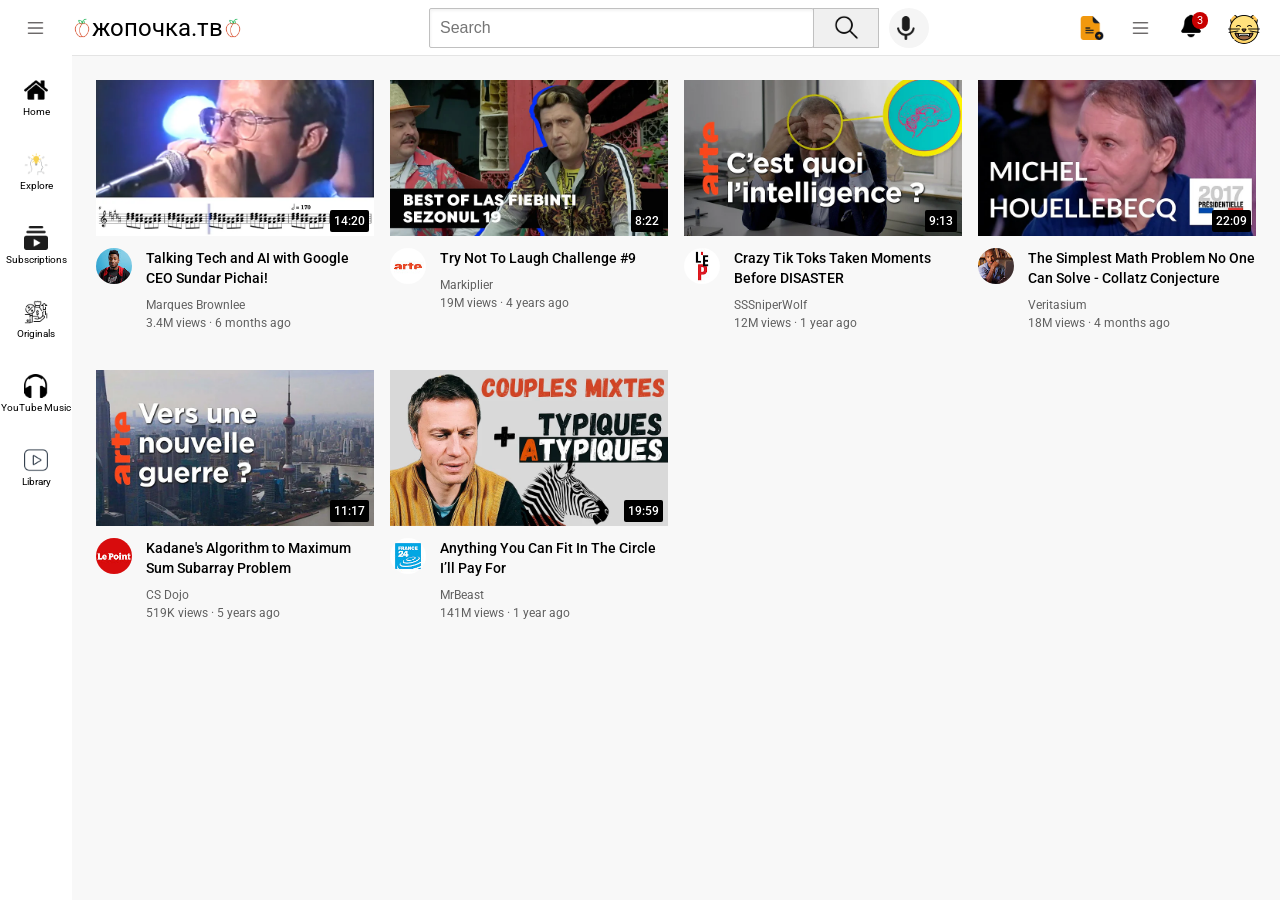
<file: index.html>
<!DOCTYPE html>
<html>
  <head>
    <title>жопочка.тв</title>

    <link rel="preconnect" href="https://fonts.googleapis.com">
    <link rel="preconnect" href="https://fonts.gstatic.com" crossorigin>
    <link href="https://fonts.googleapis.com/css2?family=Roboto:wght@400;500;700&display=swap" rel="stylesheet">

    <link rel="stylesheet" href="styles/general.css">
    <link rel="stylesheet" href="styles/header.css">
    <link rel="stylesheet" href="styles/video.css">
    <link rel="stylesheet" href="styles/sidebar.css">
  </head>
  <body>
    <header class="header">
      <div class="left-section">
        <img class="hamburger-menu" src="icons/hamburger.png">
        <img class="youtube-logo" src="icons/peach.png">
        <p class="title">жопочка.тв</p>
        <img class="youtube-logo" src="icons/peach.png">
      </div>
      <div class="middle-section">
        <input class="search-bar" type="text" placeholder="Search">
        <button class="search-button">
          <img class="search-icon" src="icons/search.png">
          <div class="tooltip">Search</div>
        </button>
        <!-- Put position absolute inside position relative -->
        <button class="voice-search-button">
          <img class="voice-search-icon" src="icons/voice.png">
          <div class="tooltip">Search with your voice</div>
        </button>
      </div>
      <div class="right-section">
        <div class="upload-icon-container">
          <img class="upload-icon" src="icons/upload.png">
          <div class="tooltip">Create</div>
        </div>
        <img class="youtube-apps-icon" src="icons/hamburger.png">
        <div class="notifications-icon-container">
          <img class="notifications-icon" src="icons/notification.png">
          <div class="notifications-count">3</div>
        </div>
        <img class="current-user-picture" src="icons/cat.png">
      </div>
    </header>

    <nav class="sidebar">
      <div class="sidebar-link">
        <img src="icons/home.png">
        <div>Home</div>
      </div>
      <div class="sidebar-link">
        <img src="icons/explore.png">
        <div>Explore</div>
      </div>
      <div class="sidebar-link">
        <img src="icons/subscriptions.png">
        <div>Subscriptions</div>
      </div>
      <div class="sidebar-link">
        <img src="icons/sell.png">
        <div>Originals</div>
      </div>
      <div class="sidebar-link">
        <img src="icons/music.png">
        <div>YouTube Music</div>
      </div>
      <div class="sidebar-link">
        <img src="icons/youtube.png">
        <div>Library</div>
      </div>
    </nav>

    <main>
      <section class="video-grid">
        <div class="video-preview">
          <div class="thumbnail-row">
            <img class="thumbnail" src="thumbnails/thumbnail-1.webp">
            <div class="video-time">14:20</div>
          </div>
          <div class="video-info-grid">
            <div class="channel-picture">
              <img class="profile-picture" src="channel-pictures/channel-1.jpeg">
            </div>
            <div class="video-info">
              <p class="video-title">
                Talking Tech and AI with Google CEO Sundar Pichai!
              </p>
              <p class="video-author">
                Marques Brownlee
              </p>
              <p class="video-stats">
                3.4M views &#183; 6 months ago
              </p>
            </div>
          </div>
        </div>

        <div class="video-preview">
          <div class="thumbnail-row">
            <img class="thumbnail" src="thumbnails/thumbnail-2.webp">
            <div class="video-time">8:22</div>
          </div>
          <div class="video-info-grid">
            <div class="channel-picture">
              <img class="profile-picture" src="channel-pictures/channel-2.jpeg">
            </div>
            <div class="video-info">
              <p class="video-title">
                Try Not To Laugh Challenge #9
              </p>
              <p class="video-author">
                Markiplier
              </p>
              <p class="video-stats">
                19M views &#183; 4 years ago
              </p>
            </div>
          </div>
        </div>

        <div class="video-preview">
          <div class="thumbnail-row">
            <img class="thumbnail" src="thumbnails/thumbnail-3.webp">
            <div class="video-time">9:13</div>
          </div>
          <div class="video-info-grid">
            <div class="channel-picture">
              <img class="profile-picture" src="channel-pictures/channel-3.jpeg">
            </div>
            <div class="video-info">
              <p class="video-title">
                Crazy Tik Toks Taken Moments Before DISASTER
              </p>
              <p class="video-author">
                SSSniperWolf
              </p>
              <p class="video-stats">
                12M views &#183; 1 year ago
              </p>
            </div>
          </div>
        </div>

        <div class="video-preview">
          <div class="thumbnail-row">
            <img class="thumbnail" src="thumbnails/thumbnail-4.webp">
            <div class="video-time">22:09</div>
          </div>
          <div class="video-info-grid">
            <div class="channel-picture">
              <img class="profile-picture" src="channel-pictures/channel-4.jpeg">
            </div>
            <div class="video-info">
              <p class="video-title">
                The Simplest Math Problem No One Can Solve - Collatz Conjecture
              </p>
              <p class="video-author">
                Veritasium
              </p>
              <p class="video-stats">
                18M views &#183; 4 months ago
              </p>
            </div>
          </div>
        </div>

        <div class="video-preview">
          <div class="thumbnail-row">
            <img class="thumbnail" src="thumbnails/thumbnail-5.webp">
            <div class="video-time">11:17</div>
          </div>
          <div class="video-info-grid">
            <div class="channel-picture">
              <img class="profile-picture" src="channel-pictures/channel-5.jpeg">
            </div>
            <div class="video-info">
              <p class="video-title">
                Kadane's Algorithm to Maximum Sum Subarray Problem
              </p>
              <p class="video-author">
                CS Dojo
              </p>
              <p class="video-stats">
                519K views &#183; 5 years ago
              </p>
            </div>
          </div>
        </div>

        <div class="video-preview">
          <div class="thumbnail-row">
            <img class="thumbnail" src="thumbnails/thumbnail-6.webp">
            <div class="video-time">19:59</div>
          </div>
          <div class="video-info-grid">
            <div class="channel-picture">
              <img class="profile-picture" src="channel-pictures/channel-6.jpeg">
            </div>
            <div class="video-info">
              <p class="video-title">
                Anything You Can Fit In The Circle I’ll Pay For
              </p>
              <p class="video-author">
                MrBeast
              </p>
              <p class="video-stats">
                141M views &#183; 1 year ago
              </p>
            </div>
          </div>
        </div>
      </section>
    </main>
  </body>
</html>
</file>
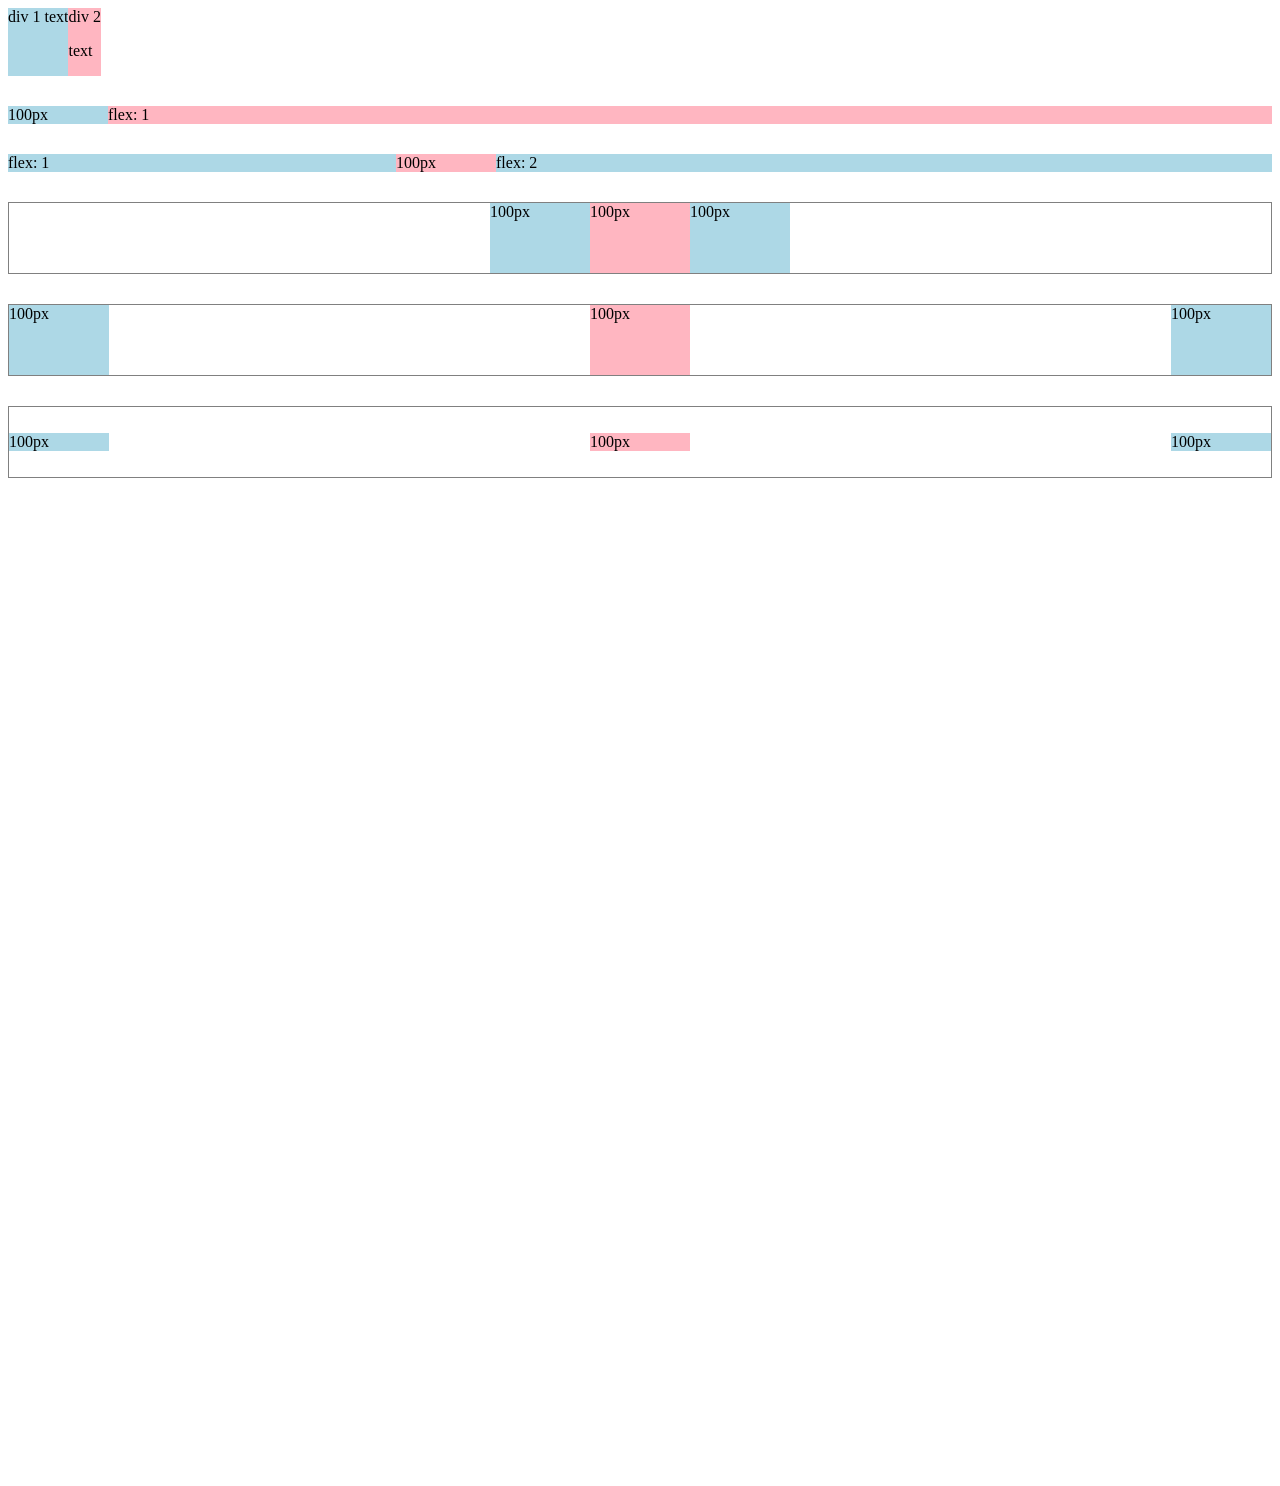
<file: flexbox.html>
<!DOCTYPE html>
<html>
  <head>
    <title>Flexbox Practice</title>
  </head>
  <body style="padding-bottom: 1000px;">
    <div style="
      display: flex;
      flex-direction: row;
    ">
      <div style="background-color: lightblue;">div 1 text</div>
      <div style="background-color: lightpink;">div 2 <p>text</p></div>
    </div>

    <div style="
      margin-top: 30px;
      display: flex;
      flex-direction: row;
    ">
      <div style="
        background-color: lightblue;
        width: 100px;
      ">100px</div>
      <div style="
        background-color: lightpink;
        flex: 1;
      ">flex: 1</div>
    </div>

    <div style="
      margin-top: 30px;
      display: flex;
      flex-direction: row;
    ">
      <div style="
        background-color: lightblue;
        flex: 1;
      ">flex: 1</div>
      <div style="
        background-color: lightpink;
        width: 100px;
      ">100px</div>
      <div style="
        background-color: lightblue;
        flex: 2;
      ">flex: 2</div>
    </div>

    <div style="
      margin-top: 30px;
      height: 70px;
      border-width: 1px;
      border-style: solid;
      border-color: gray;

      display: flex;
      flex-direction: row;
      justify-content: center;
    ">
      <div style="
        background-color: lightblue;
        width: 100px;
      ">100px</div>
      <div style="
        background-color: lightpink;
        width: 100px;
      ">100px</div>
      <div style="
        background-color: lightblue;
        width: 100px;
      ">100px</div>
    </div>

    <div style="
      margin-top: 30px;
      height: 70px;
      border-width: 1px;
      border-style: solid;
      border-color: gray;

      display: flex;
      flex-direction: row;
      justify-content: space-between;
    ">
      <div style="
        background-color: lightblue;
        width: 100px;
      ">100px</div>
      <div style="
        background-color: lightpink;
        width: 100px;
      ">100px</div>
      <div style="
        background-color: lightblue;
        width: 100px;
      ">100px</div>
    </div>

    <div style="
      margin-top: 30px;
      height: 70px;
      border-width: 1px;
      border-style: solid;
      border-color: gray;

      display: flex;
      flex-direction: row;
      justify-content: space-between;
      align-items: center;
    ">
      <div style="
        background-color: lightblue;
        width: 100px;
      ">100px</div>
      <div style="
        background-color: lightpink;
        width: 100px;
      ">100px</div>
      <div style="
        background-color: lightblue;
        width: 100px;
      ">100px</div>
    </div>
  </body>
</html>
</file>
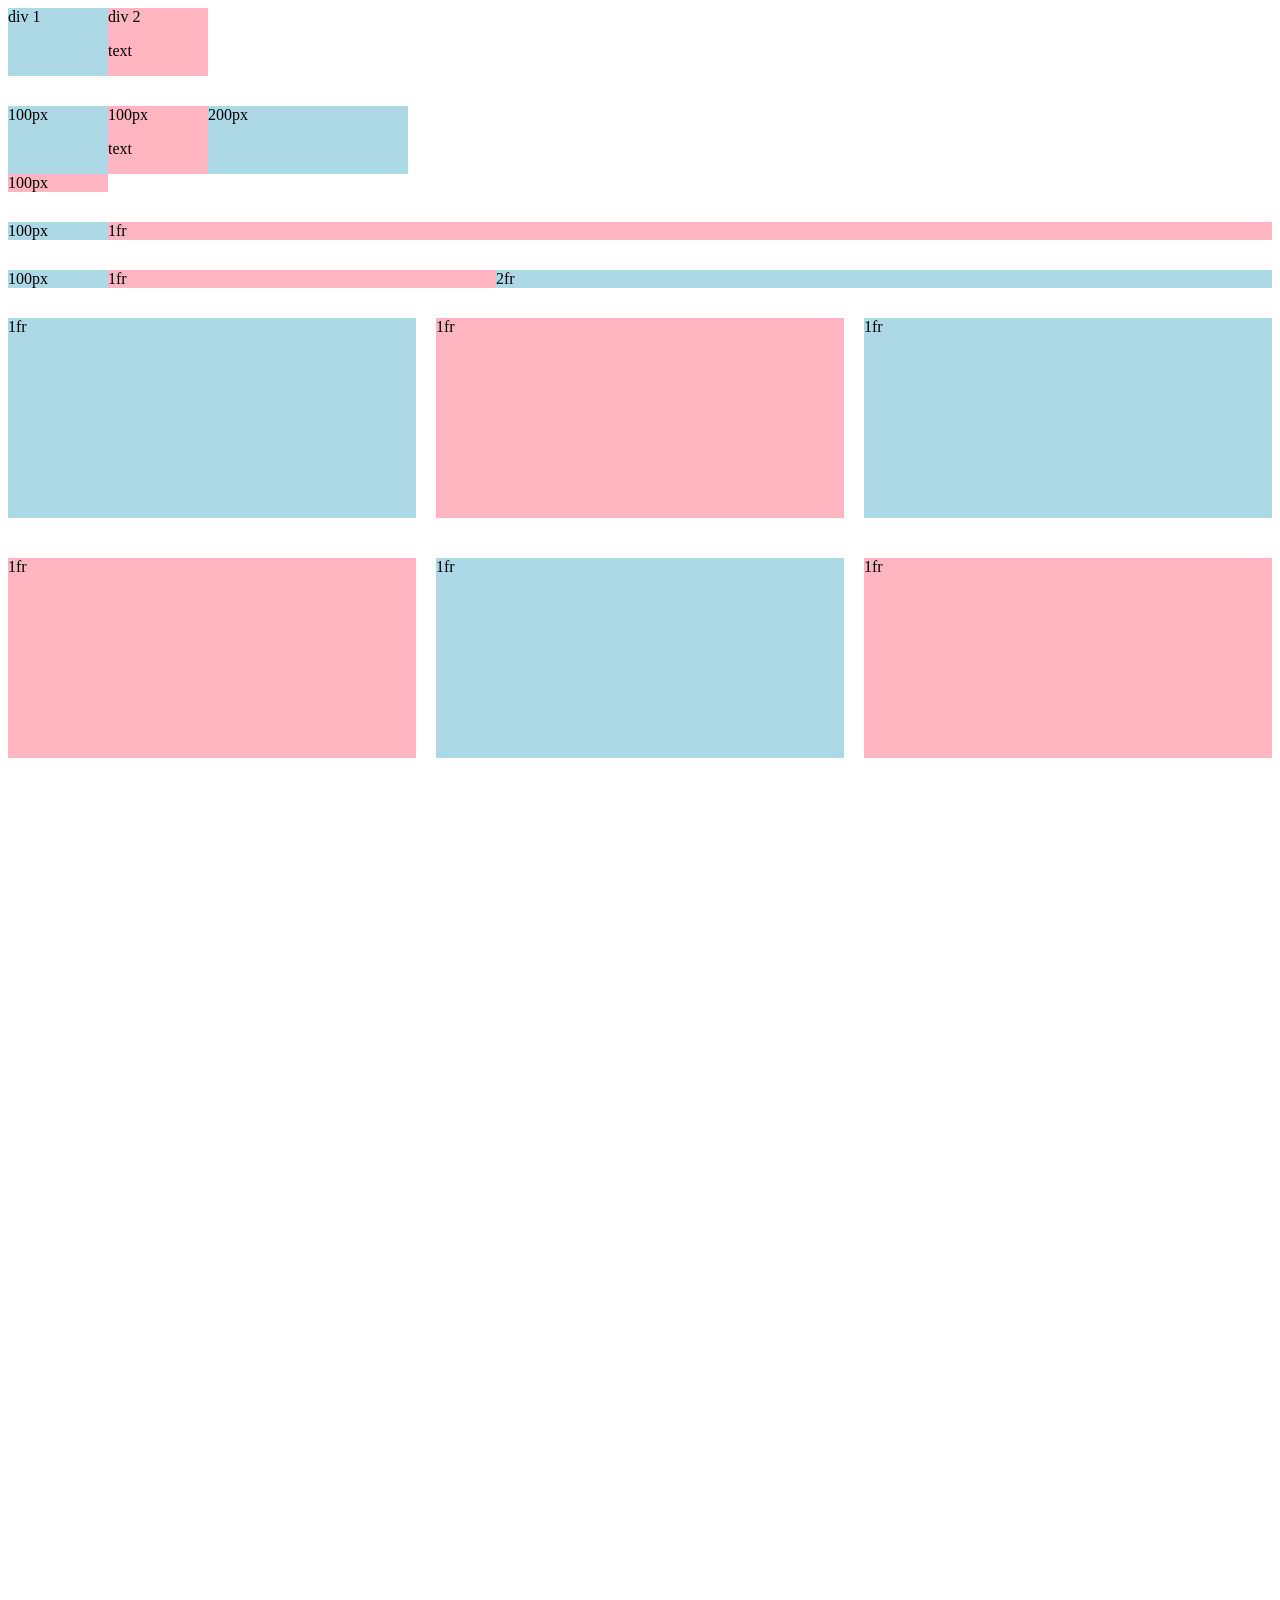
<file: grid.html>
<!DOCTYPE html>
<html>
  <head>
    <title>Grid Practice</title>
  </head>
  <body style="padding-bottom: 1000px;">
    <div style="
      display: grid;
      grid-template-columns: 100px 100px;
    ">
      <div style="background-color: lightblue;">div 1</div>
      <div style="background-color: lightpink;">div 2<p>text</p></div>
    </div>

    <div style="
      margin-top: 30px;
      display: grid;
      grid-template-columns: 100px 100px 200px;
    ">
      <div style="background-color: lightblue;">100px</div>
      <div style="background-color: lightpink;">100px<p>text</p></div>
      <div style="background-color: lightblue;">200px</div>
      <div style="background-color: lightpink;">100px</div>
    </div>

    <div style="
      margin-top: 30px;
      display: grid;
      grid-template-columns: 100px 1fr;
    ">
      <div style="background-color: lightblue;">100px</div>
      <div style="background-color: lightpink;">1fr</div>
    </div>

    <div style="
      margin-top: 30px;
      display: grid;
      grid-template-columns: 100px 1fr 2fr;
    ">
      <div style="background-color: lightblue;">100px</div>
      <div style="background-color: lightpink;">1fr</div>
      <div style="background-color: lightblue;">2fr</div>
    </div>

    <div style="
      margin-top: 30px;
      display: grid;
      grid-template-columns: 1fr 1fr 1fr;
      column-gap: 20px;
      row-gap: 40px;
    ">
      <div style="background-color: lightblue; height: 200px;">1fr</div>
      <div style="background-color: lightpink; height: 200px;">1fr</div>
      <div style="background-color: lightblue; height: 200px;">1fr</div>
      <div style="background-color: lightpink; height: 200px;">1fr</div>
      <div style="background-color: lightblue; height: 200px;">1fr</div>
      <div style="background-color: lightpink; height: 200px;">1fr</div>
    </div>
  </body>
</html>
</file>
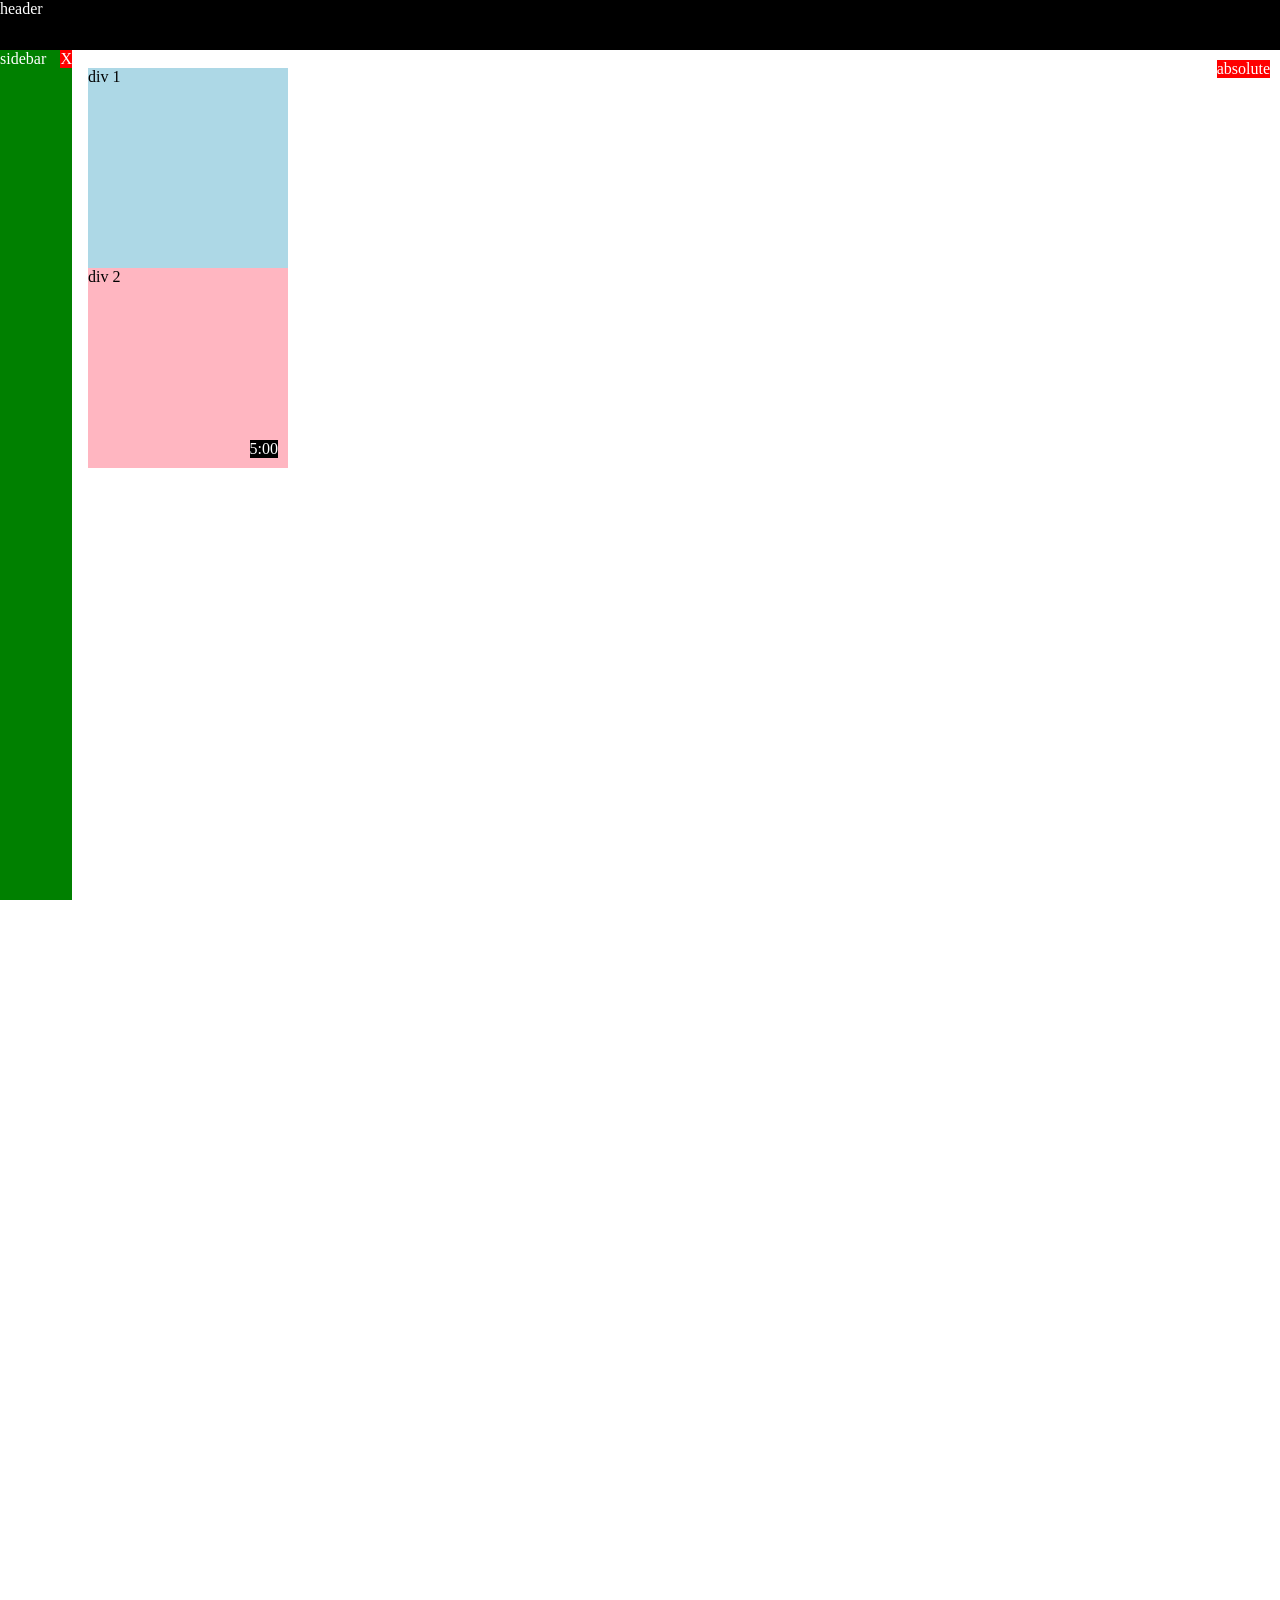
<file: position.html>
<!DOCTYPE html>
<html>
  <head>
    <title>Position Practice</title>
  </head>
  <body style="
    height: 3000px;
    padding-top: 60px;
    padding-left: 80px;
  ">
    <div style="
      background-color: black;
      color: white;
      position: fixed;
      top: 0;
      left: 0;
      right: 0;
      height: 50px;
      z-index: 100;
    ">header</div>

    <div style="
      background-color: green;
      color: white;
      position: fixed;
      left: 0;
      bottom: 0;
      top: 50px;
      width: 72px;
    ">
      sidebar
      <div style="
        position: absolute;
        background-color: red;
        color: white;
        top: 0;
        right: 0;
      ">
        X
      </div>
    </div>

    <div style="
      position: absolute;
      background-color: red;
      color: white;
      top: 60px;
      right: 10px;
    ">
      absolute
    </div>

    <div style="
      background-color: lightblue;
      height: 200px;
      width: 200px;
      position: static;
    ">div 1</div>
    <div style="
      background-color: lightpink;
      height: 200px;
      width: 200px;
      position: relative;
    ">
      div 2
      <div style="
        position: absolute;
        background-color: black;
        color: white;
        bottom: 10px;
        right: 10px;
      ">
        5:00
      </div>
    </div>

  </body>
</html>
</file>
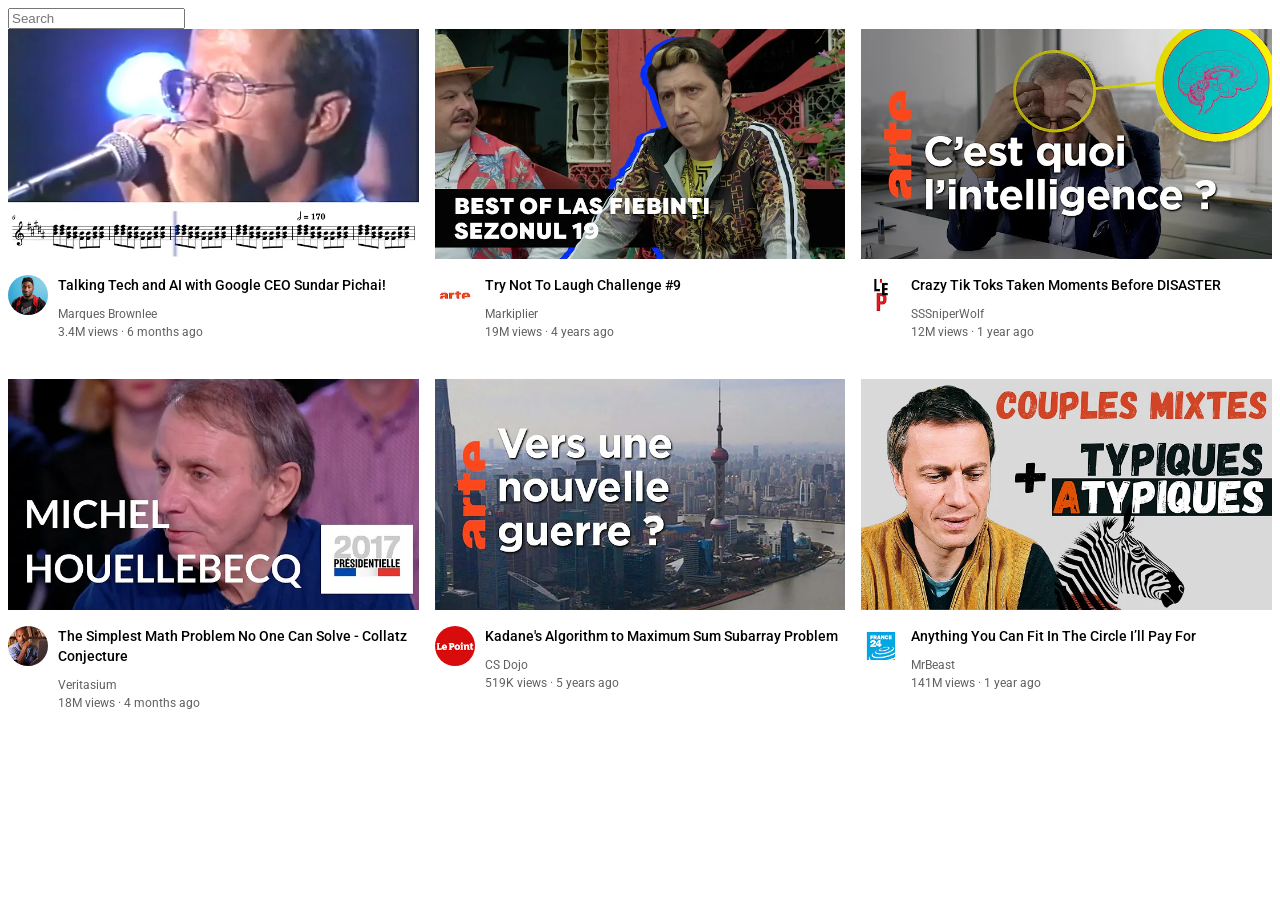
<file: test.html>
<!DOCTYPE html>
<html>
  <head>
    <title>YouTube.com Clone</title>

    <link rel="preconnect" href="https://fonts.googleapis.com">
    <link rel="preconnect" href="https://fonts.gstatic.com" crossorigin>
    <link href="https://fonts.googleapis.com/css2?family=Roboto:wght@400;500;700&display=swap" rel="stylesheet">

    <style>
      p {
        font-family: Roboto, Arial;
        margin-top: 0;
        margin-bottom: 0;
      }

      .thumbnail {
        width: 100%;
      }

      .search-bar {
        display: block;
      }

      .video-title {
        margin-top: 0;
        font-size: 14px;
        font-weight: 500;
        line-height: 20px;
        margin-bottom: 12px;
      }

      .video-info-grid {
        display: grid;
        grid-template-columns: 50px 1fr;
      }

      .profile-picture {
        width: 40px;
        border-radius: 50px;
      }

      .thumbnail-row {
        margin-bottom: 12px;
      }

      .video-author,
      .video-stats {
        font-size: 12px;
        color: rgb(96, 96, 96);
      }

      .video-author {
        margin-bottom: 4px;
      }

      .video-grid {
        display: grid;
        grid-template-columns: 1fr 1fr 1fr;
        column-gap: 16px;
        row-gap: 40px;
      }
    </style>
  </head>
  <body>
    <input class="search-bar" type="text" placeholder="Search">

    <div class="video-grid">
      <div class="video-preview">
        <div class="thumbnail-row">
          <img class="thumbnail" src="thumbnails/thumbnail-1.webp">
        </div>
        <div class="video-info-grid">
          <div class="channel-picture">
            <img class="profile-picture" src="channel-pictures/channel-1.jpeg">
          </div>
          <div class="video-info">
            <p class="video-title">
              Talking Tech and AI with Google CEO Sundar Pichai!
            </p>
            <p class="video-author">
              Marques Brownlee
            </p>
            <p class="video-stats">
              3.4M views &#183; 6 months ago
            </p>
          </div>
        </div>
      </div>

      <div class="video-preview">
        <div class="thumbnail-row">
          <img class="thumbnail" src="thumbnails/thumbnail-2.webp">
        </div>
        <div class="video-info-grid">
          <div class="channel-picture">
            <img class="profile-picture" src="channel-pictures/channel-2.jpeg">
          </div>
          <div class="video-info">
            <p class="video-title">
              Try Not To Laugh Challenge #9
            </p>
            <p class="video-author">
              Markiplier
            </p>
            <p class="video-stats">
              19M views &#183; 4 years ago
            </p>
          </div>
        </div>
      </div>

      <div class="video-preview">
        <div class="thumbnail-row">
          <img class="thumbnail" src="thumbnails/thumbnail-3.webp">
        </div>
        <div class="video-info-grid">
          <div class="channel-picture">
            <img class="profile-picture" src="channel-pictures/channel-3.jpeg">
          </div>
          <div class="video-info">
            <p class="video-title">
              Crazy Tik Toks Taken Moments Before DISASTER
            </p>
            <p class="video-author">
              SSSniperWolf
            </p>
            <p class="video-stats">
              12M views &#183; 1 year ago
            </p>
          </div>
        </div>
      </div>

      <div class="video-preview">
        <div class="thumbnail-row">
          <img class="thumbnail" src="thumbnails/thumbnail-4.webp">
        </div>
        <div class="video-info-grid">
          <div class="channel-picture">
            <img class="profile-picture" src="channel-pictures/channel-4.jpeg">
          </div>
          <div class="video-info">
            <p class="video-title">
              The Simplest Math Problem No One Can Solve - Collatz Conjecture
            </p>
            <p class="video-author">
              Veritasium
            </p>
            <p class="video-stats">
              18M views &#183; 4 months ago
            </p>
          </div>
        </div>
      </div>

      <div class="video-preview">
        <div class="thumbnail-row">
          <img class="thumbnail" src="thumbnails/thumbnail-5.webp">
        </div>
        <div class="video-info-grid">
          <div class="channel-picture">
            <img class="profile-picture" src="channel-pictures/channel-5.jpeg">
          </div>
          <div class="video-info">
            <p class="video-title">
              Kadane's Algorithm to Maximum Sum Subarray Problem
            </p>
            <p class="video-author">
              CS Dojo
            </p>
            <p class="video-stats">
              519K views &#183; 5 years ago
            </p>
          </div>
        </div>
      </div>

      <div class="video-preview">
        <div class="thumbnail-row">
          <img class="thumbnail" src="thumbnails/thumbnail-6.webp">
        </div>
        <div class="video-info-grid">
          <div class="channel-picture">
            <img class="profile-picture" src="channel-pictures/channel-6.jpeg">
          </div>
          <div class="video-info">
            <p class="video-title">
              Anything You Can Fit In The Circle I’ll Pay For
            </p>
            <p class="video-author">
              MrBeast
            </p>
            <p class="video-stats">
              141M views &#183; 1 year ago
            </p>
          </div>
          
        </div>
      </div>
    </div>
  </body>
</html>
</file>
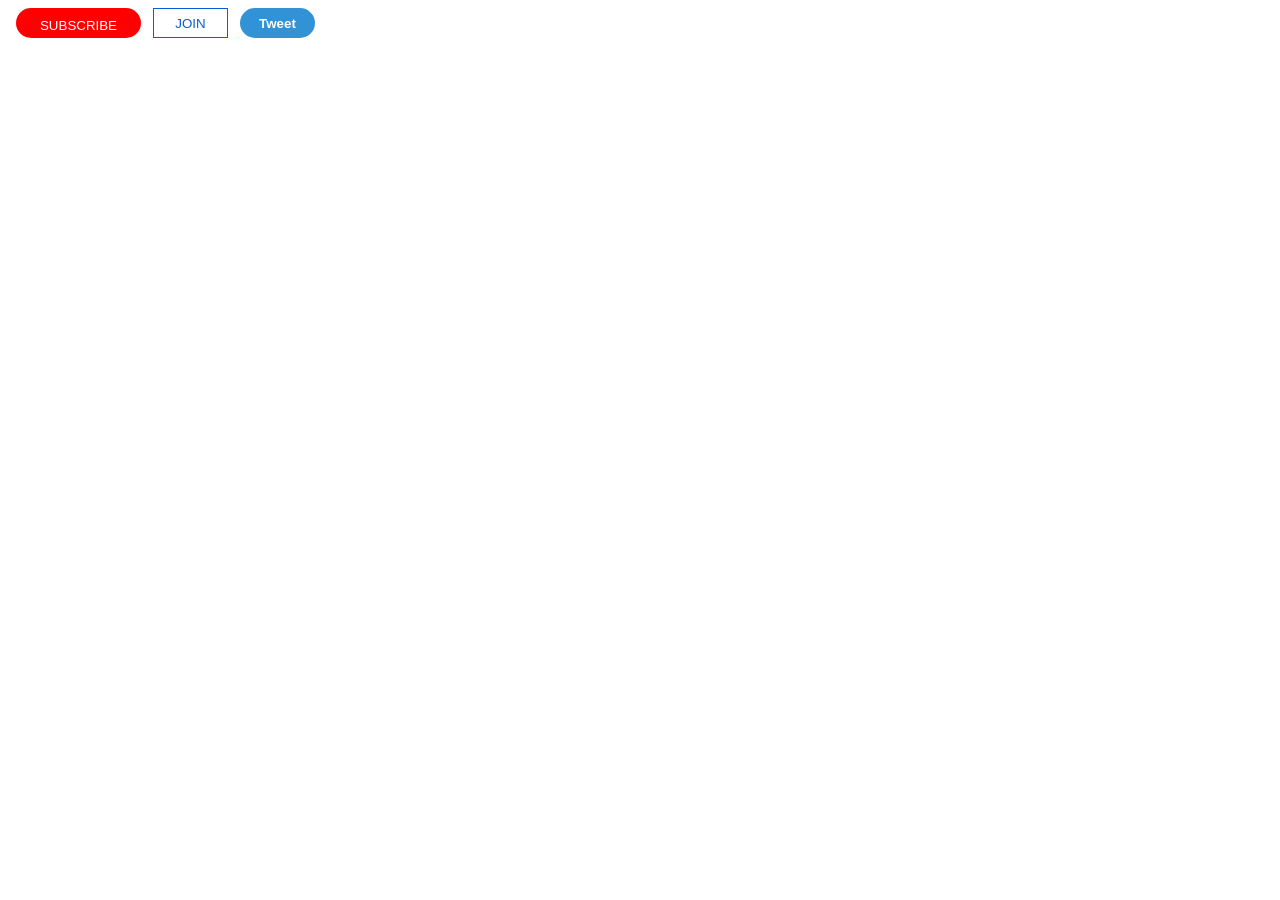
<file: intro-to-html/buttons.html>
<!DOCTYPE html>
<html>
  <head>
    <title>Hello button</title>
    <link rel="stylesheet" href="styles/buttons.css">
   
  </head>
  <body>

    <button class="subscribe-button">SUBSCRIBE</button>
    <button class="join">JOIN</button>
    <button class="Tweet">Tweet</button>
    
  </body>
</html>
</file>
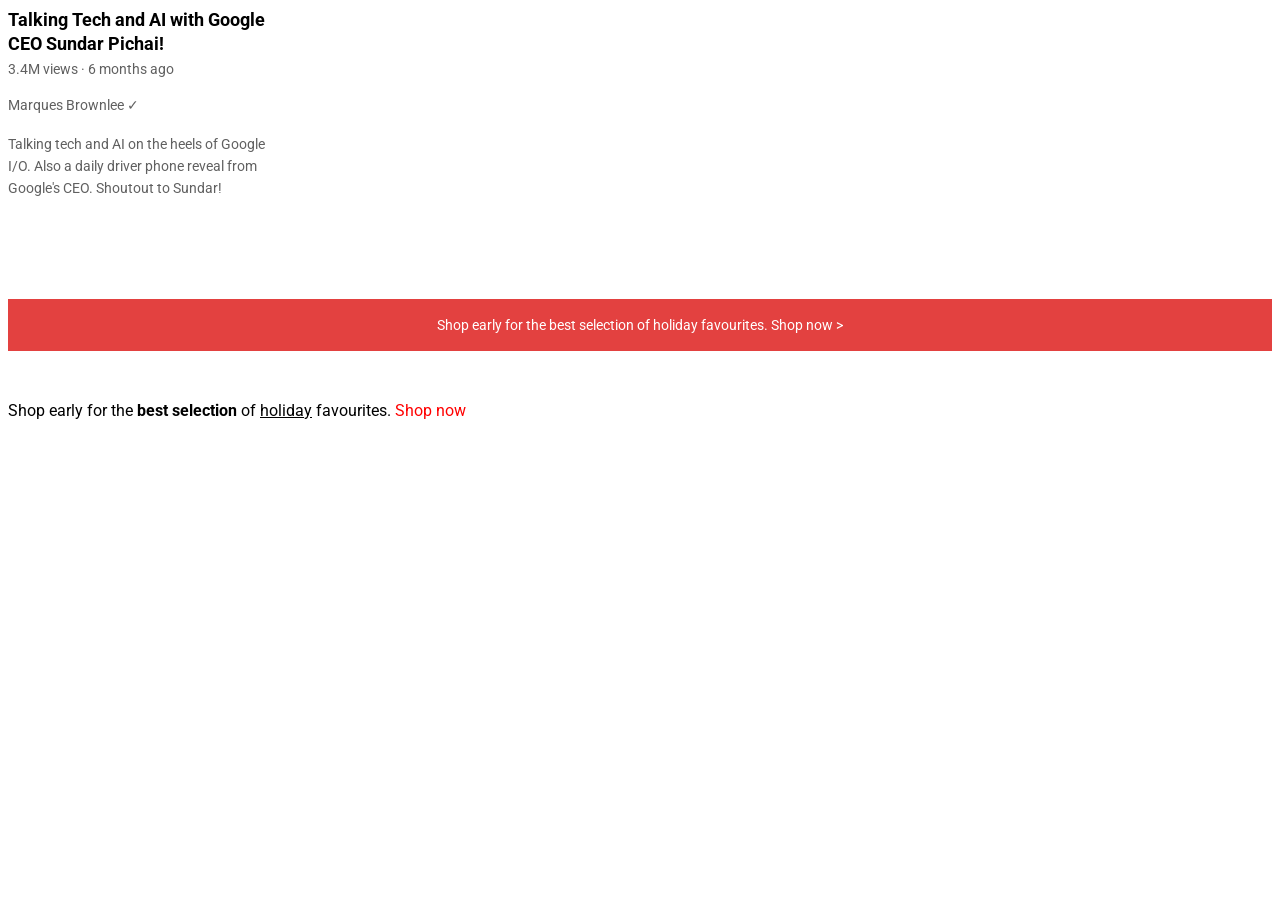
<file: intro-to-html/text.html>
<!DOCTYPE html>
<html>
  <head>
    <title>Shop something</title>
    <link rel="stylesheet" href="styles/text.css">
    <link rel="preconnect" href="https://fonts.googleapis.com">
    <link rel="preconnect" href="https://fonts.gstatic.com" crossorigin>
    <link href="https://fonts.googleapis.com/css2?family=Roboto:wght@100&display=swap" rel="stylesheet">
  </head>
  <body>
    <p class="video-title">
      Talking Tech and AI with Google CEO Sundar Pichai!
    </p>
    
    <p class="video-stats">
      3.4M views &#183; 6 months ago
    </p>
    
    <p class="video-author">
      Marques Brownlee &#10003;
    </p>
    
    <p class="video-description">
      Talking tech and AI on the heels of Google I/O. Also a daily driver phone reveal from Google's CEO. Shoutout to Sundar!
    </p>
    
    <p class="apple-text">
      Shop early for the best selection of holiday favourites. <span class="shop-link">Shop now &#62;</span>
    </p>
    
    <p>
      Shop early for the <strong>best selection</strong> of <u>holiday</u> favourites. <span class="span-example">Shop now</span>
    </p>
  </body>

</html>
</file>
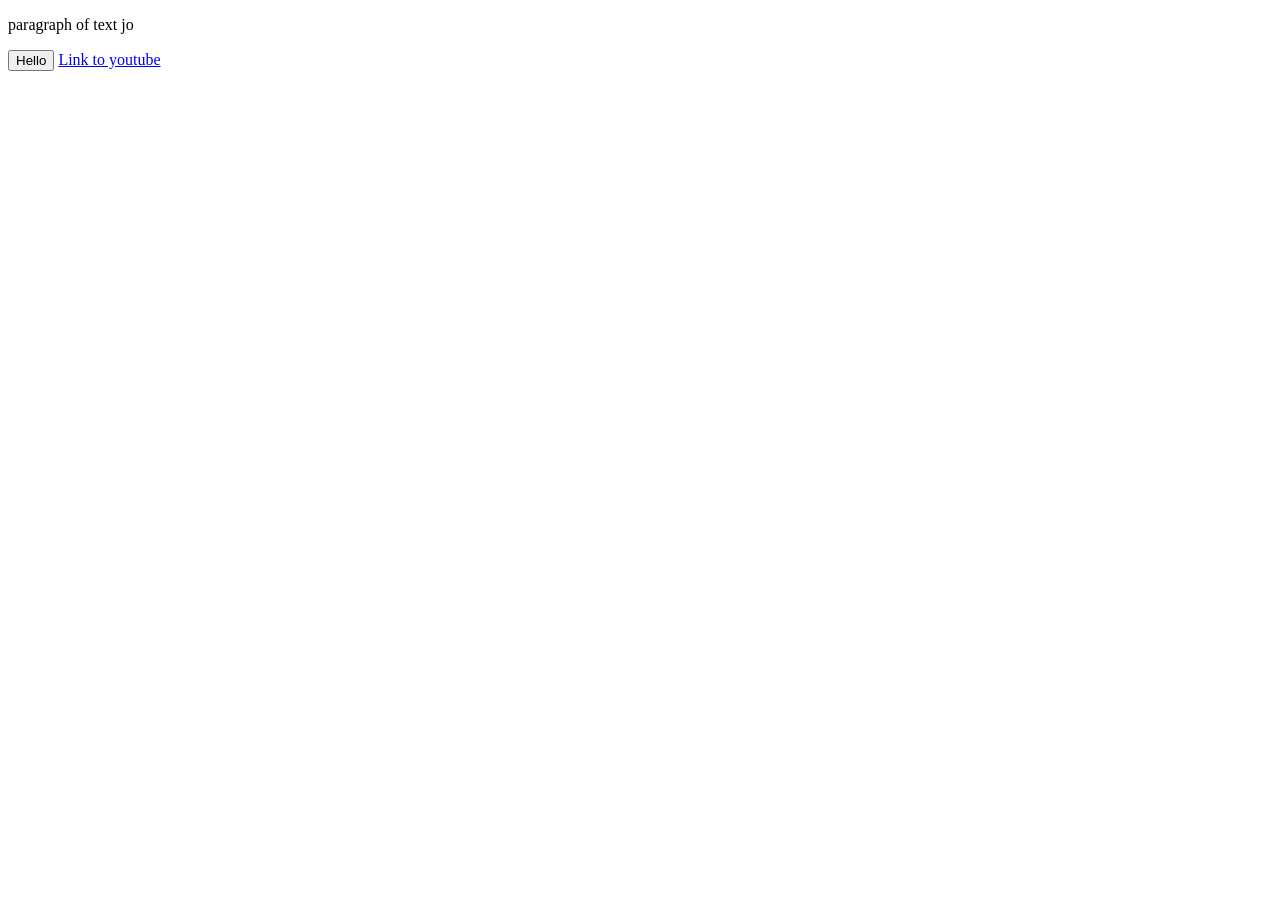
<file: intro-to-html/website.html>
<!DOCTYPE html>
<html>
  <head>
    <title>Website test</title>
  </head>
  <body>
    <p>
      paragraph of text jo
    </p>
    
    <button>
      Hello
    </button>
    
    <a href="https://www.apple.com/" target="_blank">
      Link to youtube
    </a>
     </body>
</html>
</file>
<file: styles/general.css>
p {
  margin-top: 0;
  margin-bottom: 0;
}

.title{
  font-size: 24px;
}

body {
  /* This style below will be inherited */
  font-family: Roboto, Arial;
  margin: 0;
  padding-top: 80px;
  padding-left: 96px;
  padding-right: 24px;
  background-color: rgb(248, 248, 248);
}
</file>
<file: styles/header.css>
.header {
  height: 55px;

  display: flex;
  flex-direction: row;
  justify-content: space-between;

  position: fixed;
  top: 0;
  left: 0;
  right: 0;
  z-index: 100;

  background-color: white;
  border-bottom-width: 1px;
  border-bottom-style: solid;
  border-bottom-color: rgb(228, 228, 228);
}

.left-section {
  display: flex;
  align-items: center;
}

.hamburger-menu {
  height: 24px;
  margin-left: 24px;
  margin-right: 24px;
}

.youtube-logo {
  height: 20px;
}

.middle-section {
  flex: 1;
  margin-left: 70px;
  margin-right: 35px;
  max-width: 500px;
  display: flex;
  align-items: center;
}

.search-bar {
  flex: 1;
  height: 36px;
  padding-left: 10px;
  font-size: 16px;
  border: 1px solid rgb(192, 192, 192);
  border-radius: 2px;
  box-shadow: inset 1px 2px 3px rgba(0, 0, 0, 0.05);
  width: 0;
}

.search-bar::placeholder {
  font-size: 16px;
}

.search-button {
  height: 40px;
  width: 66px;
  background-color: rgb(240, 240, 240);
  border-width: 1px;
  border-style: solid;
  border-color: rgb(192, 192, 192);
  margin-left: -1px;
  margin-right: 10px;
}

.search-button,
.voice-search-button,
.upload-icon-container {
  display: flex;
  justify-content: center;
  align-items: center;
  position: relative;
}

.search-button .tooltip,
.voice-search-button .tooltip,
.upload-icon-container .tooltip {
  position: absolute;
  background-color: gray;
  color: white;
  padding-top: 4px;
  padding-bottom: 4px;
  padding-left: 8px;
  padding-right: 8px;
  border-radius: 2px;
  font-size: 12px;
  bottom: -30px;
  opacity: 0;
  transition: opacity 0.15s;
  pointer-events: none;
  white-space: nowrap;
}

.search-button:hover .tooltip,
.voice-search-button:hover .tooltip,
.upload-icon-container:hover .tooltip {
  opacity: 1;
}

.search-icon {
  height: 25px;
}

.voice-search-button {
  height: 40px;
  width: 40px;
  border-radius: 20px;
  border: none;
  background-color: rgb(245, 245, 245);
}

.voice-search-icon {
  height: 24px;
}

.right-section {
  width: 180px;
  margin-right: 20px;
  display: flex;
  align-items: center;
  justify-content: space-between;
  flex-shrink: 0;
}

.upload-icon {
  height: 24px;
}

.youtube-apps-icon {
  height: 24px;
}

.notifications-icon {
  height: 24px;
}

.notifications-icon-container {
  position: relative;
}

.notifications-count {
  position: absolute;
  top: -2px;
  right: -5px;
  background-color: rgb(200, 0, 0);
  color: white;
  font-size: 11px;
  padding-left: 5px;
  padding-right: 5px;
  padding-top: 2px;
  padding-bottom: 2px;
  border-radius: 10px;
}

.current-user-picture {
  height: 32px;
  border-radius: 16px;
}
</file>
<file: styles/video.css>
.thumbnail {
  width: 100%;
}

.video-title {
  margin-top: 0;
  font-size: 14px;
  font-weight: 500;
  line-height: 20px;
  margin-bottom: 10px;
}

.video-info-grid {
  display: grid;
  grid-template-columns: 50px 1fr;
}

.profile-picture {
  width: 36px;
  border-radius: 50px;
}

.thumbnail-row {
  margin-bottom: 8px;
  position: relative;
}

.video-author,
.video-stats {
  font-size: 12px;
  color: rgb(96, 96, 96);
}

.video-author {
  margin-bottom: 4px;
}

.video-grid {
  display: grid;
  grid-template-columns: 1fr 1fr 1fr;
  column-gap: 16px;
  row-gap: 40px;
}

@media (max-width: 750px) {
  .video-grid {
    grid-template-columns: 1fr 1fr;
  }
}

@media (min-width: 751px) and (max-width: 999px) {
  .video-grid {
    grid-template-columns: 1fr 1fr 1fr;
  }
}

@media (min-width: 1000px) {
  .video-grid {
    grid-template-columns: 1fr 1fr 1fr 1fr;
  }
}

.video-time {
  font-size: 12px;
  font-weight: 500;
  padding: 4px;
  border-radius: 2px;
  background-color: black;
  color: white;
  position: absolute;
  bottom: 8px;
  right: 5px;
}
</file>
<file: styles/sidebar.css>
.sidebar {
  position: fixed;
  left: 0;
  bottom: 0;
  top: 55px;
  background-color: white;
  width: 72px;
  z-index: 200;
  padding-top: 5px;
}

.sidebar-link {
  height: 74px;
  display: flex;
  justify-content: center;
  align-items: center;
  flex-direction: column;
  cursor: pointer;
}

.sidebar-link:hover {
  background-color: rgb(235, 235, 235);
}

.sidebar-link img {
  height: 24px;
  margin-bottom: 4px;
}

.sidebar-link div {
  font-size: 10px;
}
</file>
<file: intro-to-html/styles/buttons.css>
.subscribe-button{
  background-color:rgb(255, 0, 0);
  color:white;
  border: none;
  height: 30px;
  width: 125px;
  border-radius: 25px;
  cursor: pointer;
  margin-right: 8px;
  margin-left: 8px; 
  transition: opacity 0.15s;
  padding-top: 10px;
  padding-bottom: 10px;
  padding-left: 16px;
  padding-right: 16px;
  vertical-align: top;
}

.subscribe-button:hover {
  opacity: 0.7;
}

.subscribe-button:active{
  background-color: blue;
}

.join{
  background-color:rgb(255, 255, 255);
  color:rgb(6, 95, 212);
  border-color:rgb(6, 95, 212);
  border-radius: Opx;
  border-width: 1px;
  cursor: pointer;
  border-style: solid;
  height: 30px;
  width: 75px;
  margin-right: 8px;
  transition: background-color 1s,
  color 1s;
  vertical-align: top;

}

.join:hover{
  background-color: rgb(6, 95, 212);
  color: rgb(255, 255, 255);
  }

.Tweet{
  background-color:rgb(50, 146, 214);
  color:white;
  font-weight: bold;
  border: none;
  height: 30px;
  width: 75px;
  border-radius: 1000px;
  cursor: pointer;
  margin-right: 8px;
  transition: opacity 0.15s;
  transition: box-shadow 0.15s;
  vertical-align: top;
}

.Tweet:hover {
  opacity: 0.7;
}

.Tweet:hover{
  box-shadow: 2px 2px 10px rgba(0,0,0.15)
}
</file>
<file: intro-to-html/styles/text.css>
p {
  font-family: Roboto;
  margin-top: 0;
  margin-bottom: 0;
}

.video-stats {
  font-size: 14px;
  color: rgb(96, 96, 96);
  margin-bottom: 20px;
}

.video-title {
  font-weight: bold;
  font-size: 18px;
  width: 280px;
  line-height: 24px;
  margin-bottom: 5px;
}

.video-author {
  font-size: 14px;
  color: rgb(96, 96, 96);
  margin-bottom: 20px;
}

.video-description {
  font-size: 14px;
  color: rgb(96, 96, 96);
  width: 280px;
  line-height: 22px;
  margin-bottom: 100px;
}

.apple-text {
  margin-bottom: 50px;
  font-size: 14px;
  background-color: rgb(227, 65, 64);
  color: white;
  text-align: center;
  padding-top: 18px;
  padding-bottom: 18px;
}

.span-example {
  color: red;
}

.span-example:hover {
  text-decoration: underline;
}

.shop-link {
  cursor: pointer;
}

.shop-link:hover {
  text-decoration: underline;
}
</file>
